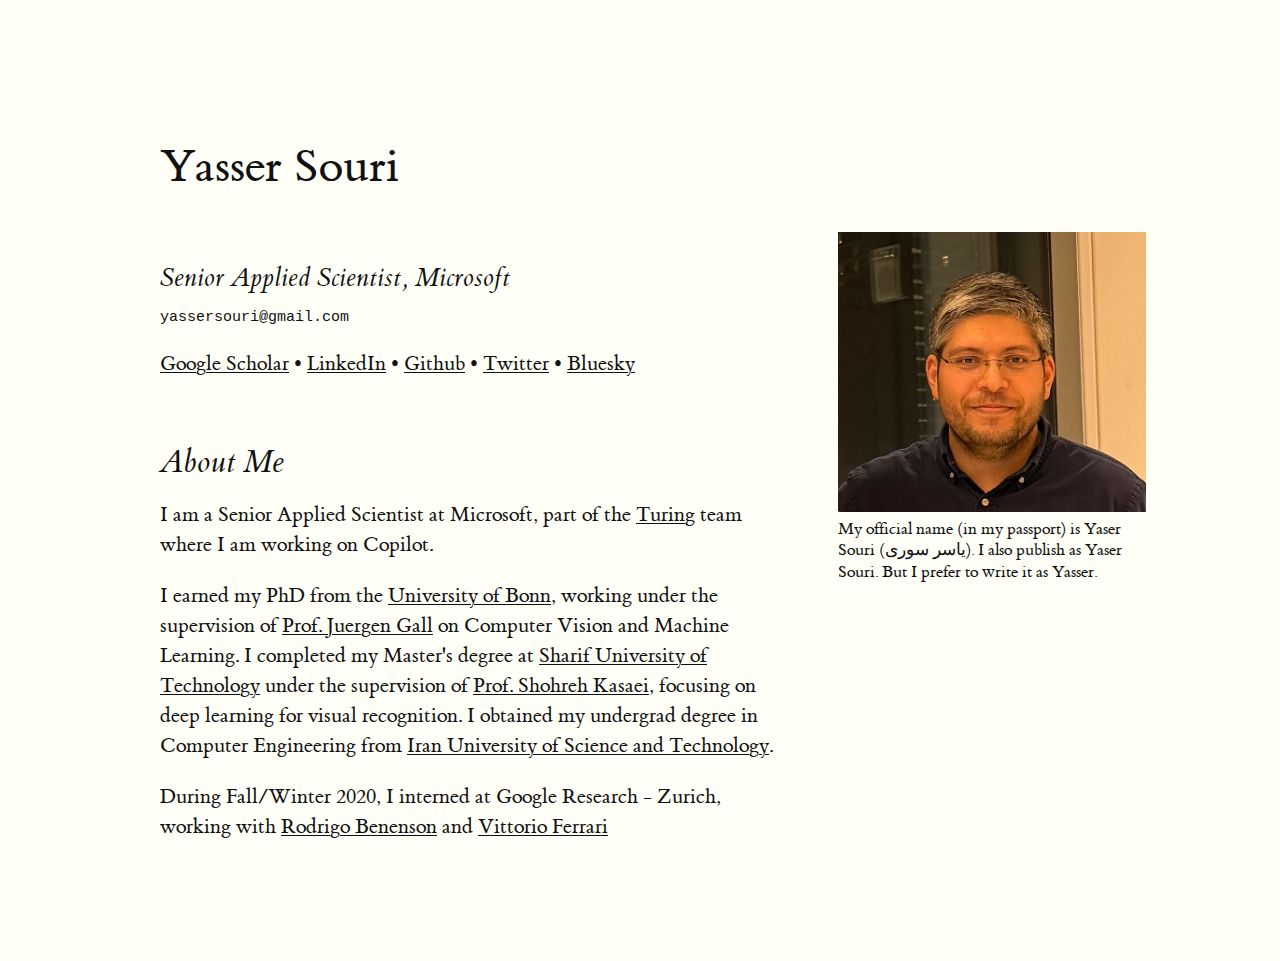
<file: index.html>
<!DOCTYPE html>
<html lang="en">
  <head>
    <meta charset="utf-8"/>
    <title>Yasser Souri</title>
    <link rel="stylesheet" href="tufte.css"/>
    <meta name="viewport" content="width=device-width, initial-scale=1">
  </head>
  <body>
    <article>
      <h1 id="yasser-souri">
        Yasser Souri
        <section><p>
            <span class="marginnote">
                <img src="images/me_low2.jpg" alt="A recent picture of Yasser."/>
                My official name (in my passport) is Yaser Souri (یاسر سوری). I also publish as Yaser Souri. But I prefer to write it as Yasser.
            </span>
        </p></section>
      </h1>
      
      <p class="subtitle">Senior Applied Scientist, Microsoft</p>
      <code>yassersouri@gmail.com</code>
      <p><a href="http://scholar.google.com/citations?user=59DUkRYAAAAJ&hl=en">Google Scholar</a> • <a href="https://www.linkedin.com/in/yasersouri/">LinkedIn</a> • <a href="http://scholar.google.com/citations?user=59DUkRYAAAAJ&hl=en">Github</a> • <a href="https://twitter.com/yassersouri">Twitter</a> • <a href="https://bsky.app/profile/yassersouri.bsky.social">Bluesky</a></p>
      <section>
        <h2 id="about-me">About Me</h2>
        <p>I am a Senior Applied Scientist at Microsoft, part of the <a href="https://turing.microsoft.com">Turing</a> team where I am working on Copilot.</p>
        
        <p>I earned my PhD from the <a href="https://www.informatik.uni-bonn.de/en/institute">University of Bonn</a>, working under the supervision of <a href="http://gall.cv-uni-bonn.de/">Prof. Juergen Gall</a> on Computer Vision and Machine Learning. I completed my Master's degree at <a href="https://en.sharif.ir">Sharif University of Technology</a> under the supervision of <a href="https://sharif.edu/~kasaei/">Prof. Shohreh Kasaei</a>, focusing on deep learning for visual recognition. I obtained my undergrad degree in Computer Engineering from <a href="https://www.iust.ac.ir/en">Iran University of Science and Technology</a>.</p>
        <p>During Fall/Winter 2020, I interned at Google Research - Zurich, working with <a href="https://scholar.google.com/citations?user=SVNNgu4AAAAJ&hl=en">Rodrigo Benenson</a> and <a href="https://sites.google.com/view/vittoferrari">Vittorio Ferrari</a></p>
      </section>
    </article>
  </body>
</html>
</file>
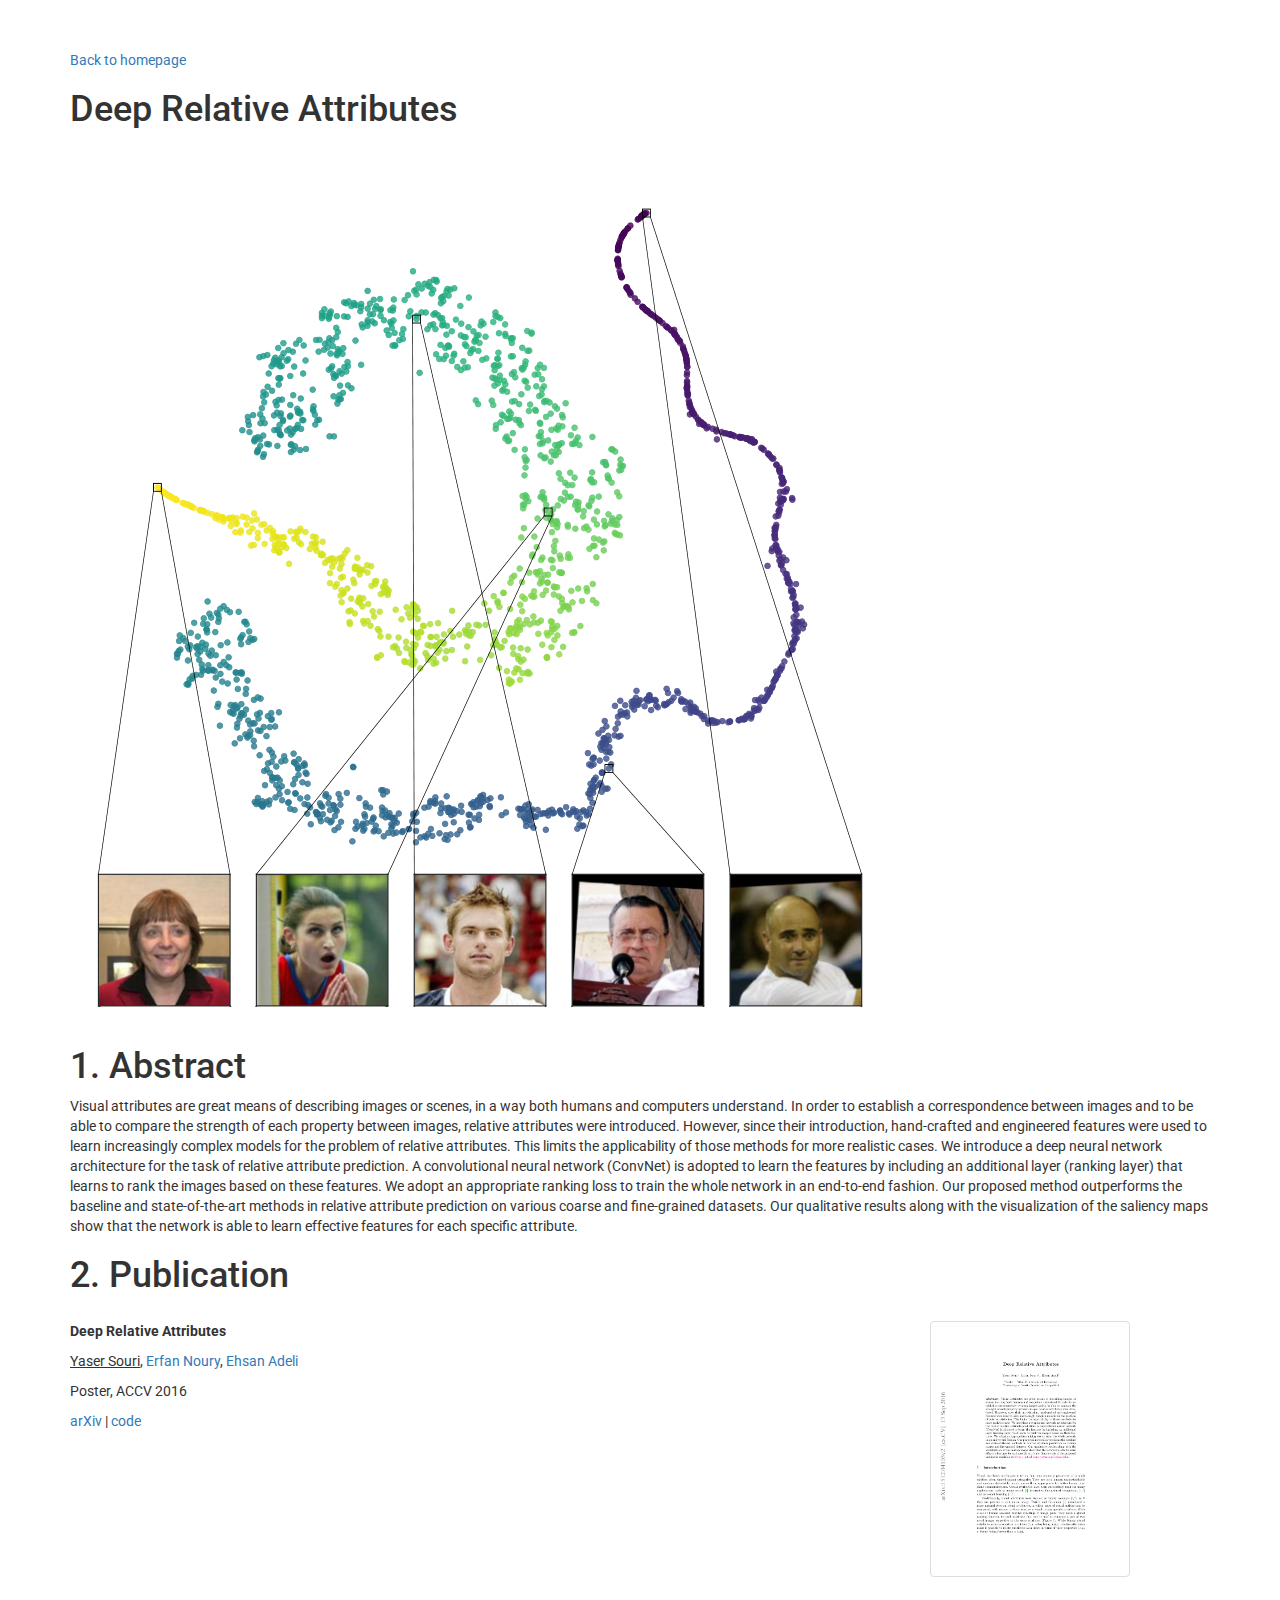
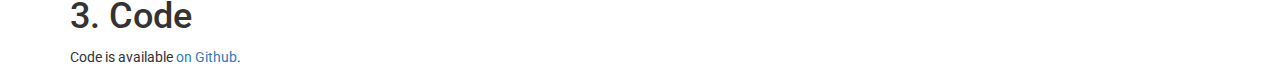
<file: pages/deep-relative.html>
<!DOCTYPE html>
<html lang="en">
  <head>
    <meta charset="utf-8">
    <meta http-equiv="X-UA-Compatible" content="IE=edge">
    <meta name="viewport" content="width=device-width, initial-scale=1">
    <title>Relative Attributes using Deep Learning</title>

    <!-- Bootstrap -->
    <link href="/css/bootstrap.min.css" rel="stylesheet">
    <link href='http://fonts.googleapis.com/css?family=Roboto:400,300,500' rel='stylesheet' type='text/css'>
    <link rel="stylesheet" type="text/css" href="/css/main.css">
    <link href="http://vjs.zencdn.net/4.12/video-js.css" rel="stylesheet">
    <!-- HEAP -->
    <script type="text/javascript">
      window.heap=window.heap||[],heap.load=function(t,e){window.heap.appid=t,window.heap.config=e;var a=document.createElement("script");a.type="text/javascript",a.async=!0,a.src=("https:"===document.location.protocol?"https:":"http:")+"//cdn.heapanalytics.com/js/heap-"+t+".js";var n=document.getElementsByTagName("script")[0];n.parentNode.insertBefore(a,n);for(var o=function(t){return function(){heap.push([t].concat(Array.prototype.slice.call(arguments,0)))}},p=["clearEventProperties","identify","setEventProperties","track","unsetEventProperty"],c=0;c<p.length;c++)heap[p[c]]=o(p[c])};
      heap.load("3638175370");
    </script>
  </head>
  <body class='roboto'>

    <div class="container">

      <div id="header" class="row pull-down">
        <div class="col-md-12 col-xs-12 center-v">
          <p><a href="/" title="Back">Back to homepage</a></p>
          <h1>Deep Relative Attributes</h1>
        </div>
      </div> <!-- End of Header -->

      <div class="row pull-down">
        <div id="news" class="col-md-12 col-xs-12">
          <img class="img-responsive" src="/projects/deep-relative/feature_space_2.png" alt="Deep Relative Attributes">
          <h1 id="abstract">1. Abstract</h1>
          <p>Visual attributes are great means of describing images or scenes, in a way both humans and computers understand. In order to establish a correspondence between images and to be able to compare the strength of each property between images, relative attributes were introduced. However, since their introduction, hand-crafted and engineered features were used to learn increasingly complex models for the problem of relative attributes. This limits the applicability of those methods for more realistic cases. We introduce a deep neural network architecture for the task of relative attribute prediction. A convolutional neural network (ConvNet) is adopted to learn the features by including an additional layer (ranking layer) that learns to rank the images based on these features. We adopt an appropriate ranking loss to train the whole network in an end-to-end fashion. Our proposed method outperforms the baseline and state-of-the-art methods in relative attribute prediction on various coarse and fine-grained datasets. Our qualitative results along with the visualization of the saliency maps show that the network is able to learn effective features for each specific attribute.</p>

          <h1 id="publication">2. Publication</h1>
          <div class="row pull-down-medium"> <!-- A paper -->
            <div class="col-sm-4 col-sm-push-8 col-xs-12 center">
              <a href="/papers/deep-relative-attributes-v2.pdf"><img class="paper-thumb img-thumbnail" alf="Paper thumb" src="/images/dra-v2-thumb.png"></a>
            </div>
            <div class="col-sm-8 col-sm-pull-4 col-xs-12">
              <p><b>Deep Relative Attributes</b></p>
              <p><u>Yaser Souri</u>, <a href="http://ce.sharif.edu/~noury/">Erfan Noury</a>, <a href="http://www.unc.edu/~eadeli/">Ehsan Adeli</a></p>
              <p>Poster, ACCV 2016</p>
              <p><a class="paper-arxiv" href="http://arxiv.org/abs/1512.04103">arXiv</a> | <a href="https://github.com/yassersouri/ghiaseddin">code</a></p>
            </div>
          </div> <!-- End of Paper -->

          <h1 id="code">3. Code</h1>
          <p>Code is available <a href="https://github.com/yassersouri/ghiaseddin">on Github</a>.</p>

        </div>
      </div>
    </div> <!-- End of Container -->

    <script src="https://ajax.googleapis.com/ajax/libs/jquery/1.11.2/jquery.min.js"></script>
    <script src="/js/bootstrap.min.js"></script>
  </body>
</html>
</file>
<file: tufte.css>
@charset "UTF-8";

/* Import ET Book styles
   adapted from https://github.com/edwardtufte/et-book/blob/gh-pages/et-book.css */

@font-face {
    font-family: "et-book";
    src: url("et-book/et-book-roman-line-figures/et-book-roman-line-figures.eot");
    src: url("et-book/et-book-roman-line-figures/et-book-roman-line-figures.eot?#iefix") format("embedded-opentype"), url("et-book/et-book-roman-line-figures/et-book-roman-line-figures.woff") format("woff"), url("et-book/et-book-roman-line-figures/et-book-roman-line-figures.ttf") format("truetype"), url("et-book/et-book-roman-line-figures/et-book-roman-line-figures.svg#etbookromanosf") format("svg");
    font-weight: normal;
    font-style: normal;
    font-display: swap;
}

@font-face {
    font-family: "et-book";
    src: url("et-book/et-book-display-italic-old-style-figures/et-book-display-italic-old-style-figures.eot");
    src: url("et-book/et-book-display-italic-old-style-figures/et-book-display-italic-old-style-figures.eot?#iefix") format("embedded-opentype"), url("et-book/et-book-display-italic-old-style-figures/et-book-display-italic-old-style-figures.woff") format("woff"), url("et-book/et-book-display-italic-old-style-figures/et-book-display-italic-old-style-figures.ttf") format("truetype"), url("et-book/et-book-display-italic-old-style-figures/et-book-display-italic-old-style-figures.svg#etbookromanosf") format("svg");
    font-weight: normal;
    font-style: italic;
    font-display: swap;
}

@font-face {
    font-family: "et-book";
    src: url("et-book/et-book-bold-line-figures/et-book-bold-line-figures.eot");
    src: url("et-book/et-book-bold-line-figures/et-book-bold-line-figures.eot?#iefix") format("embedded-opentype"), url("et-book/et-book-bold-line-figures/et-book-bold-line-figures.woff") format("woff"), url("et-book/et-book-bold-line-figures/et-book-bold-line-figures.ttf") format("truetype"), url("et-book/et-book-bold-line-figures/et-book-bold-line-figures.svg#etbookromanosf") format("svg");
    font-weight: bold;
    font-style: normal;
    font-display: swap;
}

@font-face {
    font-family: "et-book-roman-old-style";
    src: url("et-book/et-book-roman-old-style-figures/et-book-roman-old-style-figures.eot");
    src: url("et-book/et-book-roman-old-style-figures/et-book-roman-old-style-figures.eot?#iefix") format("embedded-opentype"), url("et-book/et-book-roman-old-style-figures/et-book-roman-old-style-figures.woff") format("woff"), url("et-book/et-book-roman-old-style-figures/et-book-roman-old-style-figures.ttf") format("truetype"), url("et-book/et-book-roman-old-style-figures/et-book-roman-old-style-figures.svg#etbookromanosf") format("svg");
    font-weight: normal;
    font-style: normal;
    font-display: swap;
}

/* Tufte CSS styles */
html {
    font-size: 15px;
}

body {
    width: 87.5%;
    margin-left: auto;
    margin-right: auto;
    padding-left: 12.5%;
    font-family: et-book, Palatino, "Palatino Linotype", "Palatino LT STD", "Book Antiqua", Georgia, serif;
    background-color: #fffff8;
    color: #111;
    max-width: 1400px;
    counter-reset: sidenote-counter;
}

/* Adds dark mode */
@media (prefers-color-scheme: dark) {
    body {
        background-color: #151515;
        color: #ddd;
    }
}

h1 {
    font-weight: 400;
    margin-top: 4rem;
    margin-bottom: 1.5rem;
    font-size: 3.2rem;
    line-height: 1;
}

h2 {
    font-style: italic;
    font-weight: 400;
    margin-top: 2.1rem;
    margin-bottom: 1.4rem;
    font-size: 2.2rem;
    line-height: 1;
}

h3 {
    font-style: italic;
    font-weight: 400;
    font-size: 1.7rem;
    margin-top: 2rem;
    margin-bottom: 1.4rem;
    line-height: 1;
}

hr {
    display: block;
    height: 1px;
    width: 55%;
    border: 0;
    border-top: 1px solid #ccc;
    margin: 1em 0;
    padding: 0;
}

p.subtitle {
    font-style: italic;
    margin-top: 1rem;
    margin-bottom: 1rem;
    font-size: 1.8rem;
    display: block;
    line-height: 1;
}

.numeral {
    font-family: et-book-roman-old-style;
}

.danger {
    color: red;
}

article {
    padding: 5rem 0rem;
}

section {
    padding-top: 1rem;
    padding-bottom: 1rem;
}

p,
dl,
ol,
ul {
    font-size: 1.4rem;
    line-height: 2rem;
}

p {
    margin-top: 1.4rem;
    margin-bottom: 1.4rem;
    padding-right: 0;
    vertical-align: baseline;
}

/* Chapter Epigraphs */
div.epigraph {
    margin: 5em 0;
}

div.epigraph > blockquote {
    margin-top: 3em;
    margin-bottom: 3em;
}

div.epigraph > blockquote,
div.epigraph > blockquote > p {
    font-style: italic;
}

div.epigraph > blockquote > footer {
    font-style: normal;
}

div.epigraph > blockquote > footer > cite {
    font-style: italic;
}
/* end chapter epigraphs styles */

blockquote {
    font-size: 1.4rem;
}

blockquote p {
    width: 55%;
    margin-right: 40px;
}

blockquote footer {
    width: 55%;
    font-size: 1.1rem;
    text-align: right;
}

section > p,
section > footer,
section > table {
    width: 55%;
}

/* 50 + 5 == 55, to be the same width as paragraph */
section > dl,
section > ol,
section > ul {
    width: 50%;
    -webkit-padding-start: 5%;
}

dt:not(:first-child),
li:not(:first-child) {
    margin-top: 0.25rem;
}

figure {
    padding: 0;
    border: 0;
    font-size: 100%;
    font: inherit;
    vertical-align: baseline;
    max-width: 55%;
    -webkit-margin-start: 0;
    -webkit-margin-end: 0;
    margin: 0 0 3em 0;
}

figcaption {
    float: right;
    clear: right;
    margin-top: 0;
    margin-bottom: 0;
    font-size: 1.1rem;
    line-height: 1.6;
    vertical-align: baseline;
    position: relative;
    max-width: 40%;
}

figure.fullwidth figcaption {
    margin-right: 24%;
}

a:link,
a:visited {
    color: inherit;
    text-underline-offset: 0.1em;
    text-decoration-thickness: 0.05em;
}

/* Sidenotes, margin notes, figures, captions */
img {
    max-width: 100%;
}

.sidenote,
.marginnote {
    float: right;
    clear: right;
    margin-right: -60%;
    width: 50%;
    margin-top: 0.3rem;
    margin-bottom: 0;
    font-size: 1.1rem;
    line-height: 1.3;
    vertical-align: baseline;
    position: relative;
}

.sidenote-number {
    counter-increment: sidenote-counter;
}

.sidenote-number:after,
.sidenote:before {
    font-family: et-book-roman-old-style;
    position: relative;
    vertical-align: baseline;
}

.sidenote-number:after {
    content: counter(sidenote-counter);
    font-size: 1rem;
    top: -0.5rem;
    left: 0.1rem;
}

.sidenote:before {
    content: counter(sidenote-counter) " ";
    font-size: 1rem;
    top: -0.5rem;
}

blockquote .sidenote,
blockquote .marginnote {
    margin-right: -82%;
    min-width: 59%;
    text-align: left;
}

div.fullwidth,
table.fullwidth {
    width: 100%;
}

div.table-wrapper {
    overflow-x: auto;
    font-family: "Trebuchet MS", "Gill Sans", "Gill Sans MT", sans-serif;
}

.sans {
    font-family: "Gill Sans", "Gill Sans MT", Calibri, sans-serif;
    letter-spacing: .03em;
}

code, pre > code {
    font-family: Consolas, "Liberation Mono", Menlo, Courier, monospace;
    font-size: 1.0rem;
    line-height: 1.42;
    -webkit-text-size-adjust: 100%; /* Prevent adjustments of font size after orientation changes in iOS. See https://github.com/edwardtufte/tufte-css/issues/81#issuecomment-261953409 */
}

.sans > code {
    font-size: 1.2rem;
}

h1 > code,
h2 > code,
h3 > code {
    font-size: 0.80em;
}

.marginnote > code,
.sidenote > code {
    font-size: 1rem;
}

pre > code {
    font-size: 0.9rem;
    width: 52.5%;
    margin-left: 2.5%;
    overflow-x: auto;
    display: block;
}

pre.fullwidth > code {
    width: 90%;
}

.fullwidth {
    max-width: 90%;
    clear:both;
}

span.newthought {
    font-variant: small-caps;
    font-size: 1.2em;
}

input.margin-toggle {
    display: none;
}

label.sidenote-number {
    display: inline-block;
    max-height: 2rem; /* should be less than or equal to paragraph line-height */
}

label.margin-toggle:not(.sidenote-number) {
    display: none;
}

.iframe-wrapper {
    position: relative;
    padding-bottom: 56.25%; /* 16:9 */
    padding-top: 25px;
    height: 0;
}

.iframe-wrapper iframe {
    position: absolute;
    top: 0;
    left: 0;
    width: 100%;
    height: 100%;
}

@media (max-width: 760px) {
    body {
        width: 84%;
        padding-left: 8%;
        padding-right: 8%;
    }

    hr,
    section > p,
    section > footer,
    section > table {
        width: 100%;
    }

    pre > code {
        width: 97%;
    }

    section > dl,
    section > ol,
    section > ul {
        width: 90%;
    }

    figure {
        max-width: 90%;
    }

    figcaption,
    figure.fullwidth figcaption {
        margin-right: 0%;
        max-width: none;
    }

    blockquote {
        margin-left: 1.5em;
        margin-right: 0em;
    }

    blockquote p,
    blockquote footer {
        width: 100%;
    }

    label.margin-toggle:not(.sidenote-number) {
        display: inline;
    }

    .sidenote,
    .marginnote {
        display: none;
    }

    .margin-toggle:checked + .sidenote,
    .margin-toggle:checked + .marginnote {
        display: block;
        float: left;
        left: 1rem;
        clear: both;
        width: 95%;
        margin: 1rem 2.5%;
        vertical-align: baseline;
        position: relative;
    }

    label {
        cursor: pointer;
    }

    div.table-wrapper,
    table {
        width: 85%;
    }

    img {
        width: 100%;
    }
}
</file>
<file: css/main.css>
.roboto{
    font-family: Roboto;
}

.condensed{
    font-family: 'Open Sans Condensed', sans-serif;
}

.personal-img{
    height: 200px;
}

.logo{
    height: 100px;
}

.proj-img{
    width: 200px;
}

.pull-down{
    margin-top: 50px;
}

.pull-down-medium{
    margin-top: 25px;
}

.pull-down-little{
    margin-top: 5px;
}

.pull-down-small{
    margin-top: 20px;
}

.center{
    text-align: center;
}

.center-v{
    vertical-align: middle;
}

.social-links:hover{
    text-decoration: none;
}

.paper-thumb{
    width: 200px;
    /* margin-bottom: 50px; */
}

.post-link{
    text-decoration: underline;
    font-size: 1.2em;
    color: #00A8C6;
}

.date{
    color: rgba(1, 1, 1, 0.25);
    float: right;
    font-family: monospace;
}

.slick-prev:before, .slick-next:before {
    color: #000 !important;
}

.video-js {padding-top: 56.25%}
.vjs-fullscreen {padding-top: 0px}

@media only screen and (max-width:599px) {
    .vjs-default-skin .vjs-big-play-button {left:25%;top:25%;width:50%;height:50%;}
}
@media only screen and (min-width:600px) and (max-width:768px) {
    .vjs-default-skin .vjs-big-play-button {left:25%;top:25%;width:50%;height:50%;font-size:5em;}
}

a.bibtex {
    text-decoration-style: dashed;
    text-decoration-color: grey;
    text-decoration-line: underline;
    color: grey;
}

pre.bibtext {
    display: none;
}

a.disabled-link {
  color: gray;
  pointer-events: none;
}

hr.style-one {
    border: 0;
    height: 1px;
    background: #333;
    background-image: linear-gradient(to right, #ccc, #333, #ccc);
}
</file>
